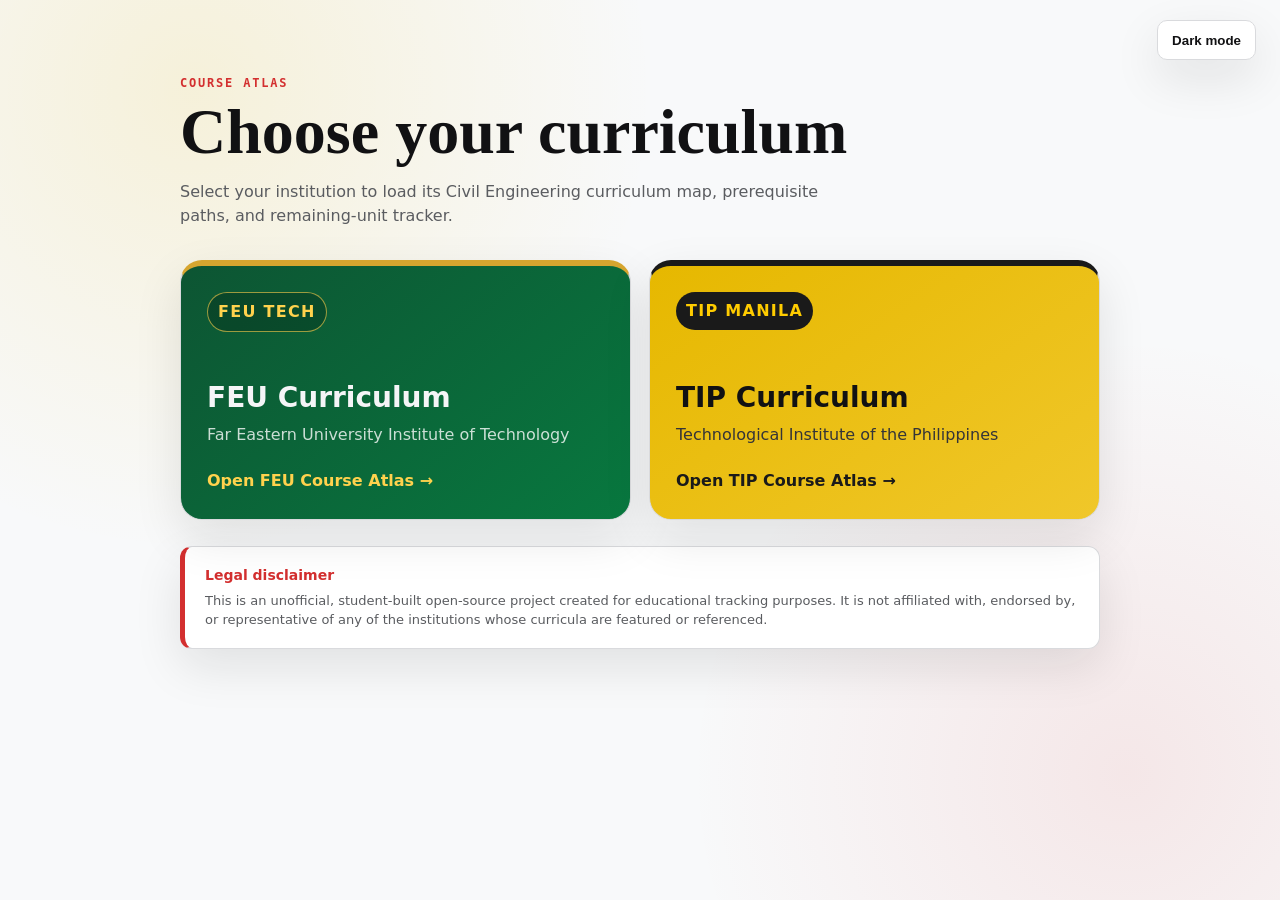
<file: curriculum-selector.html>
<!doctype html>
<html lang="en" data-theme="light">
<head>
  <meta charset="utf-8">
  <meta name="viewport" content="width=device-width,initial-scale=1">
  <meta name="description" content="Choose a civil engineering curriculum to open in Course Atlas.">
  <title>Choose a Curriculum | Course Atlas</title>
  <script>
    try {
      const savedTheme = localStorage.getItem('course-atlas-selector-theme');
      document.documentElement.dataset.theme = savedTheme ||
        (matchMedia('(prefers-color-scheme: dark)').matches ? 'dark' : 'light');
    } catch {}
  </script>
  <style>
    :root{color-scheme:light;--bg:#f8f9fa;--surface:#ffffff;--accent:#e6b800;--secondary:#1a1a1a;--alert:#d32f2f;--text:#111113;--muted:#5a5c60;--line:#d9dadd;--shadow:0 18px 48px #1111131a}
    [data-theme="dark"]{color-scheme:dark;--bg:#121212;--surface:#1e1e20;--accent:#ffcc00;--secondary:#3a3a3d;--alert:#e54d42;--text:#f5f5f7;--muted:#a1a1a6;--line:#3a3a3d;--shadow:0 20px 55px #0009}
    *{box-sizing:border-box}html,body{min-height:100%;margin:0}body{display:grid;place-items:center;padding:76px 28px 28px;background:radial-gradient(circle at 15% 10%,color-mix(in srgb,var(--accent) 13%,transparent),transparent 34%),radial-gradient(circle at 88% 86%,color-mix(in srgb,var(--alert) 9%,transparent),transparent 32%),var(--bg);color:var(--text);font:16px/1.5 Inter,ui-sans-serif,system-ui,sans-serif;transition:background .2s,color .2s}
    main{width:min(920px,100%)}.theme-toggle{position:fixed;top:20px;right:24px;z-index:5;min-height:40px;padding:0 14px;border:1px solid var(--line);border-radius:10px;background:var(--surface);color:var(--text);font-weight:800;cursor:pointer;box-shadow:var(--shadow)}.theme-toggle:hover,.theme-toggle:focus-visible{border-color:var(--accent);outline:2px solid color-mix(in srgb,var(--accent) 35%,transparent)}.eyebrow{margin:0 0 8px;color:var(--alert);font:800 12px/1.2 ui-monospace,monospace;letter-spacing:.15em;text-transform:uppercase}h1{margin:0;font:700 clamp(34px,7vw,64px)/1.05 Georgia,serif}header>p:last-child{max-width:650px;margin:14px 0 32px;color:var(--muted)}
    .choices{display:grid;grid-template-columns:repeat(2,minmax(0,1fr));gap:18px}.choice{position:relative;display:flex;min-height:260px;flex-direction:column;justify-content:flex-end;overflow:hidden;padding:26px;border:1px solid var(--line);border-top:6px solid var(--secondary);border-radius:22px;background:var(--surface);color:var(--text);text-decoration:none;box-shadow:var(--shadow);transition:transform .18s,border-color .18s,box-shadow .18s}.choice:hover,.choice:focus-visible{transform:translateY(-6px);border-color:var(--alert);box-shadow:0 25px 60px #0005;outline:none}.choice.feu{border-top-color:#d6a52f;background:linear-gradient(140deg,#0d5533,#08783f);color:#f5f5f7}.choice.feu:hover,.choice.feu:focus-visible{border-color:#ffd24d}.choice.tip{border-top-color:var(--secondary);background:linear-gradient(145deg,var(--accent),#f0c72a);color:#111113}.mark{align-self:flex-start;margin-bottom:auto;padding:7px 10px;border-radius:999px;background:var(--secondary);color:#f5f5f7;font-weight:850;letter-spacing:.08em}.feu .mark{border:1px solid #ffd24d99;background:#0003;color:#ffd24d}.tip .mark{background:#1a1a1a;color:#ffcc00}.choice h2{margin:22px 0 4px;font-size:28px}.choice p{margin:0;color:var(--muted)}.feu p{color:#ffffffc9}.tip p{color:#343438}.open{margin-top:22px;font-weight:850;color:var(--alert)}.feu .open{color:#ffd24d}.tip .open{color:#1a1a1a}
    footer{margin-top:26px;padding:18px 20px;border:1px solid var(--line);border-left:5px solid var(--alert);border-radius:12px;background:var(--surface);color:var(--text);font-size:13px;box-shadow:var(--shadow)}footer strong{display:block;margin-bottom:5px;color:var(--alert);font-size:14px}footer p{margin:0;color:var(--muted)}@media(max-width:650px){body{padding:72px 18px 18px}.theme-toggle{top:14px;right:16px}.choices{grid-template-columns:1fr}.choice{min-height:210px}}
  </style>
</head>
<body>
  <button id="selectorThemeBtn" class="theme-toggle" type="button" aria-pressed="false">Dark mode</button>
  <main>
    <header>
      <p class="eyebrow">Course Atlas</p>
      <h1>Choose your curriculum</h1>
      <p>Select your institution to load its Civil Engineering curriculum map, prerequisite paths, and remaining-unit tracker.</p>
    </header>
    <section class="choices" aria-label="Available curricula">
      <a class="choice feu" href="FEU-Course-Atlas.html">
        <span class="mark">FEU TECH</span>
        <h2>FEU Curriculum</h2>
        <p>Far Eastern University Institute of Technology</p>
        <span class="open">Open FEU Course Atlas →</span>
      </a>
      <a class="choice tip" href="TIP-Course-Atlas.html">
        <span class="mark">TIP MANILA</span>
        <h2>TIP Curriculum</h2>
        <p>Technological Institute of the Philippines</p>
        <span class="open">Open TIP Course Atlas →</span>
      </a>
    </section>
    <footer class="legal-disclaimer">
      <strong>Legal disclaimer</strong>
      <p>This is an unofficial, student-built open-source project created for educational tracking purposes. It is not affiliated with, endorsed by, or representative of any of the institutions whose curricula are featured or referenced.</p>
    </footer>
  </main>
  <script>
    const selectorThemeButton = document.getElementById('selectorThemeBtn');
    const syncSelectorTheme = () => {
      const dark = document.documentElement.dataset.theme === 'dark';
      selectorThemeButton.textContent = dark ? 'Light mode' : 'Dark mode';
      selectorThemeButton.setAttribute('aria-pressed', String(dark));
    };
    selectorThemeButton.addEventListener('click', () => {
      const next = document.documentElement.dataset.theme === 'dark' ? 'light' : 'dark';
      document.documentElement.dataset.theme = next;
      try { localStorage.setItem('course-atlas-selector-theme', next); } catch {}
      syncSelectorTheme();
    });
    syncSelectorTheme();
  </script>
</body>
</html>
</file>
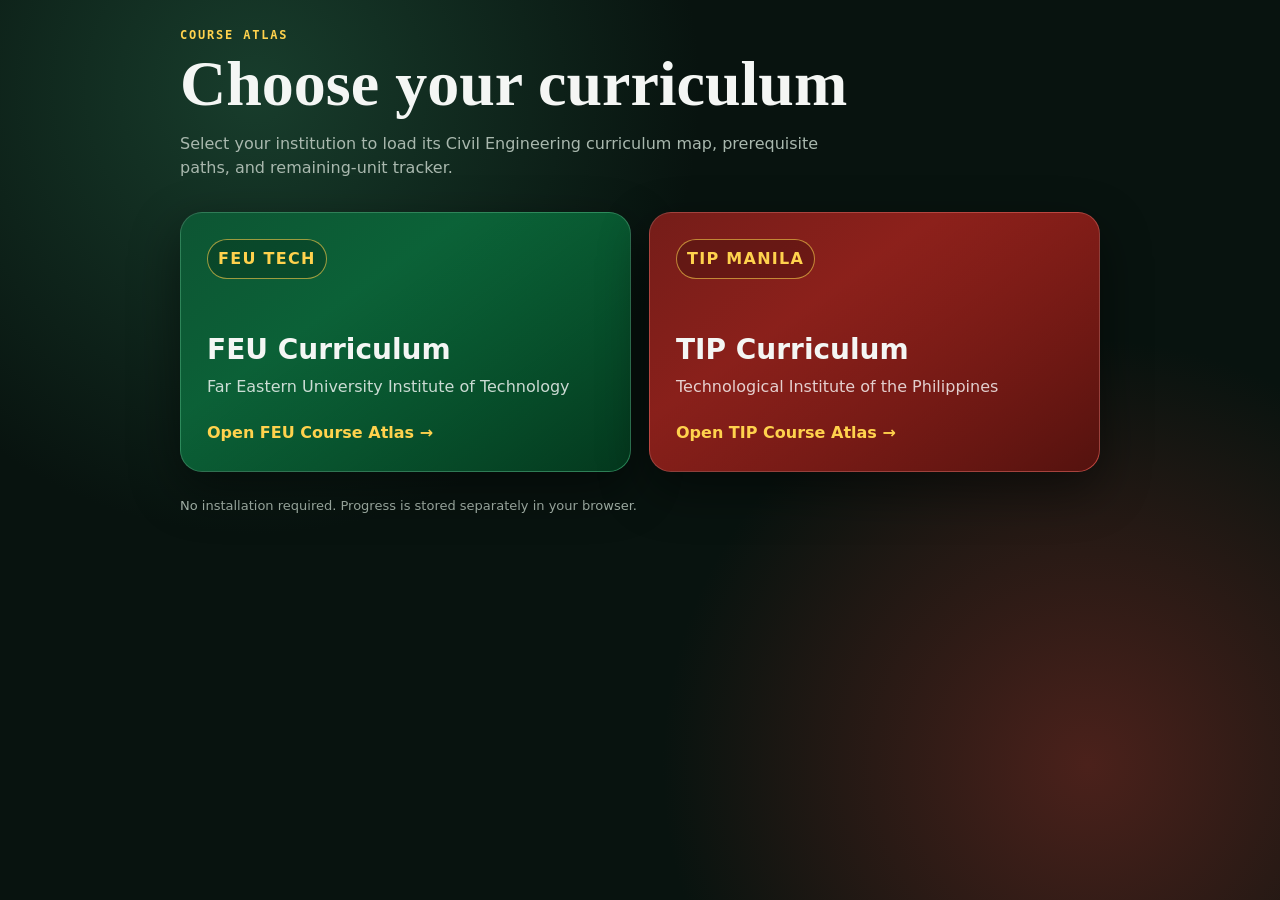
<file: layouts/landing.html>
<!doctype html>
<html lang="en">
<head>
  <meta charset="utf-8">
  <meta name="viewport" content="width=device-width,initial-scale=1">
  <meta name="description" content="Choose a civil engineering curriculum to open in Course Atlas.">
  <title>Choose a Curriculum | Course Atlas</title>
  <style>
    :root{color-scheme:dark;--bg:#08130f;--surface:#12241c;--text:#f4f6f4;--muted:#a9b8ae;--gold:#ffd24d;--feu:#08783f;--tip:#b3261e}
    *{box-sizing:border-box}html,body{min-height:100%;margin:0}body{display:grid;place-items:center;padding:28px;background:radial-gradient(circle at 20% 10%,#183d2c 0,transparent 34%),radial-gradient(circle at 85% 85%,#4b211b 0,transparent 32%),var(--bg);color:var(--text);font:16px/1.5 Inter,ui-sans-serif,system-ui,sans-serif}
    main{width:min(920px,100%)}.eyebrow{margin:0 0 8px;color:var(--gold);font:800 12px/1.2 ui-monospace,monospace;letter-spacing:.15em;text-transform:uppercase}h1{margin:0;font:700 clamp(34px,7vw,64px)/1.05 Georgia,serif}header>p:last-child{max-width:650px;margin:14px 0 32px;color:var(--muted)}
    .choices{display:grid;grid-template-columns:repeat(2,minmax(0,1fr));gap:18px}.choice{position:relative;display:flex;min-height:260px;flex-direction:column;justify-content:flex-end;overflow:hidden;padding:26px;border:1px solid #ffffff26;border-radius:22px;color:var(--text);text-decoration:none;box-shadow:0 18px 50px #0007;transition:transform .18s,border-color .18s,box-shadow .18s}.choice:before{content:"";position:absolute;inset:0;background:linear-gradient(145deg,transparent 35%,#0008);pointer-events:none}.choice>*{position:relative}.choice:hover,.choice:focus-visible{transform:translateY(-6px);border-color:var(--gold);box-shadow:0 25px 60px #0009;outline:none}.feu{background:linear-gradient(140deg,#0d5533,#08783f)}.tip{background:linear-gradient(140deg,#751d19,#b3261e)}.mark{align-self:flex-start;margin-bottom:auto;padding:7px 10px;border:1px solid #ffd24d99;border-radius:999px;background:#0003;color:var(--gold);font-weight:850;letter-spacing:.08em}.choice h2{margin:22px 0 4px;font-size:28px}.choice p{margin:0;color:#ffffffc9}.open{margin-top:22px;font-weight:850;color:var(--gold)}
    footer{margin-top:24px;color:var(--muted);font-size:13px}@media(max-width:650px){body{padding:18px}.choices{grid-template-columns:1fr}.choice{min-height:210px}}
  </style>
</head>
<body>
  <main>
    <header>
      <p class="eyebrow">Course Atlas</p>
      <h1>Choose your curriculum</h1>
      <p>Select your institution to load its Civil Engineering curriculum map, prerequisite paths, and remaining-unit tracker.</p>
    </header>
    <section class="choices" aria-label="Available curricula">
      <a class="choice feu" href="Course-Atlas.html">
        <span class="mark">FEU TECH</span>
        <h2>FEU Curriculum</h2>
        <p>Far Eastern University Institute of Technology</p>
        <span class="open">Open FEU Course Atlas →</span>
      </a>
      <a class="choice tip" href="TIP-Course-Atlas.html">
        <span class="mark">TIP MANILA</span>
        <h2>TIP Curriculum</h2>
        <p>Technological Institute of the Philippines</p>
        <span class="open">Open TIP Course Atlas →</span>
      </a>
    </section>
    <footer>No installation required. Progress is stored separately in your browser.</footer>
  </main>
</body>
</html>
</file>
